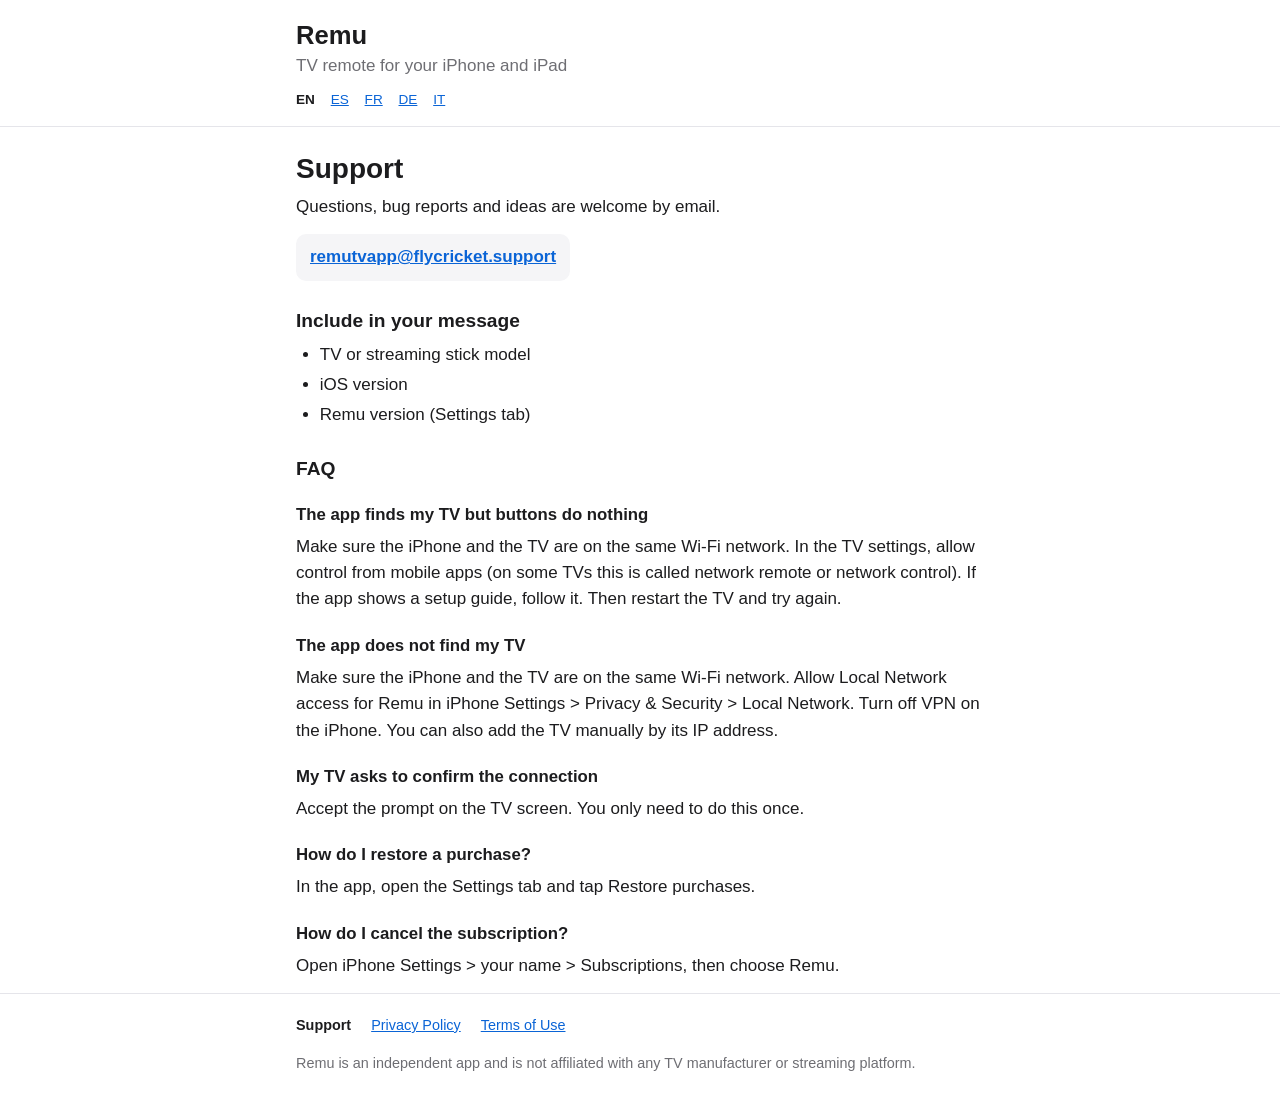
<file: index.html>
<!DOCTYPE html>
<html lang="en">
<head>
<meta charset="utf-8">
<meta name="viewport" content="width=device-width, initial-scale=1">
<title>Remu - Support</title>
<link rel="stylesheet" href="style.css">
</head>
<body>
<header class="site-header">
  <div class="wrap">
    <p class="app-name"><a href="index.html">Remu</a></p>
    <p class="app-subtitle">TV remote for your iPhone and iPad</p>
    <nav class="lang" aria-label="Language">
      <a href="index.html" lang="en" aria-current="page">EN</a>
      <a href="es/index.html" lang="es">ES</a>
      <a href="fr/index.html" lang="fr">FR</a>
      <a href="de/index.html" lang="de">DE</a>
      <a href="it/index.html" lang="it">IT</a>
    </nav>
  </div>
</header>

<main class="wrap">
  <h1>Support</h1>
  <p>Questions, bug reports and ideas are welcome by email.</p>
  <p><a class="email" href="mailto:remutvapp@flycricket.support">remutvapp@flycricket.support</a></p>

  <h2>Include in your message</h2>
  <ul>
    <li>TV or streaming stick model</li>
    <li>iOS version</li>
    <li>Remu version (Settings tab)</li>
  </ul>

  <h2>FAQ</h2>

  <h3>The app finds my TV but buttons do nothing</h3>
  <p>Make sure the iPhone and the TV are on the same Wi-Fi network. In the TV settings, allow control from mobile apps (on some TVs this is called network remote or network control). If the app shows a setup guide, follow it. Then restart the TV and try again.</p>

  <h3>The app does not find my TV</h3>
  <p>Make sure the iPhone and the TV are on the same Wi-Fi network. Allow Local Network access for Remu in iPhone Settings &gt; Privacy &amp; Security &gt; Local Network. Turn off VPN on the iPhone. You can also add the TV manually by its IP address.</p>

  <h3>My TV asks to confirm the connection</h3>
  <p>Accept the prompt on the TV screen. You only need to do this once.</p>

  <h3>How do I restore a purchase?</h3>
  <p>In the app, open the Settings tab and tap Restore purchases.</p>

  <h3>How do I cancel the subscription?</h3>
  <p>Open iPhone Settings &gt; your name &gt; Subscriptions, then choose Remu.</p>
</main>

<footer class="site-footer">
  <div class="wrap">
    <nav>
      <a href="index.html" aria-current="page">Support</a>
      <a href="privacy.html">Privacy Policy</a>
      <a href="terms.html">Terms of Use</a>
    </nav>
    <p>Remu is an independent app and is not affiliated with any TV manufacturer or streaming platform.</p>
  </div>
</footer>
</body>
</html>
</file>
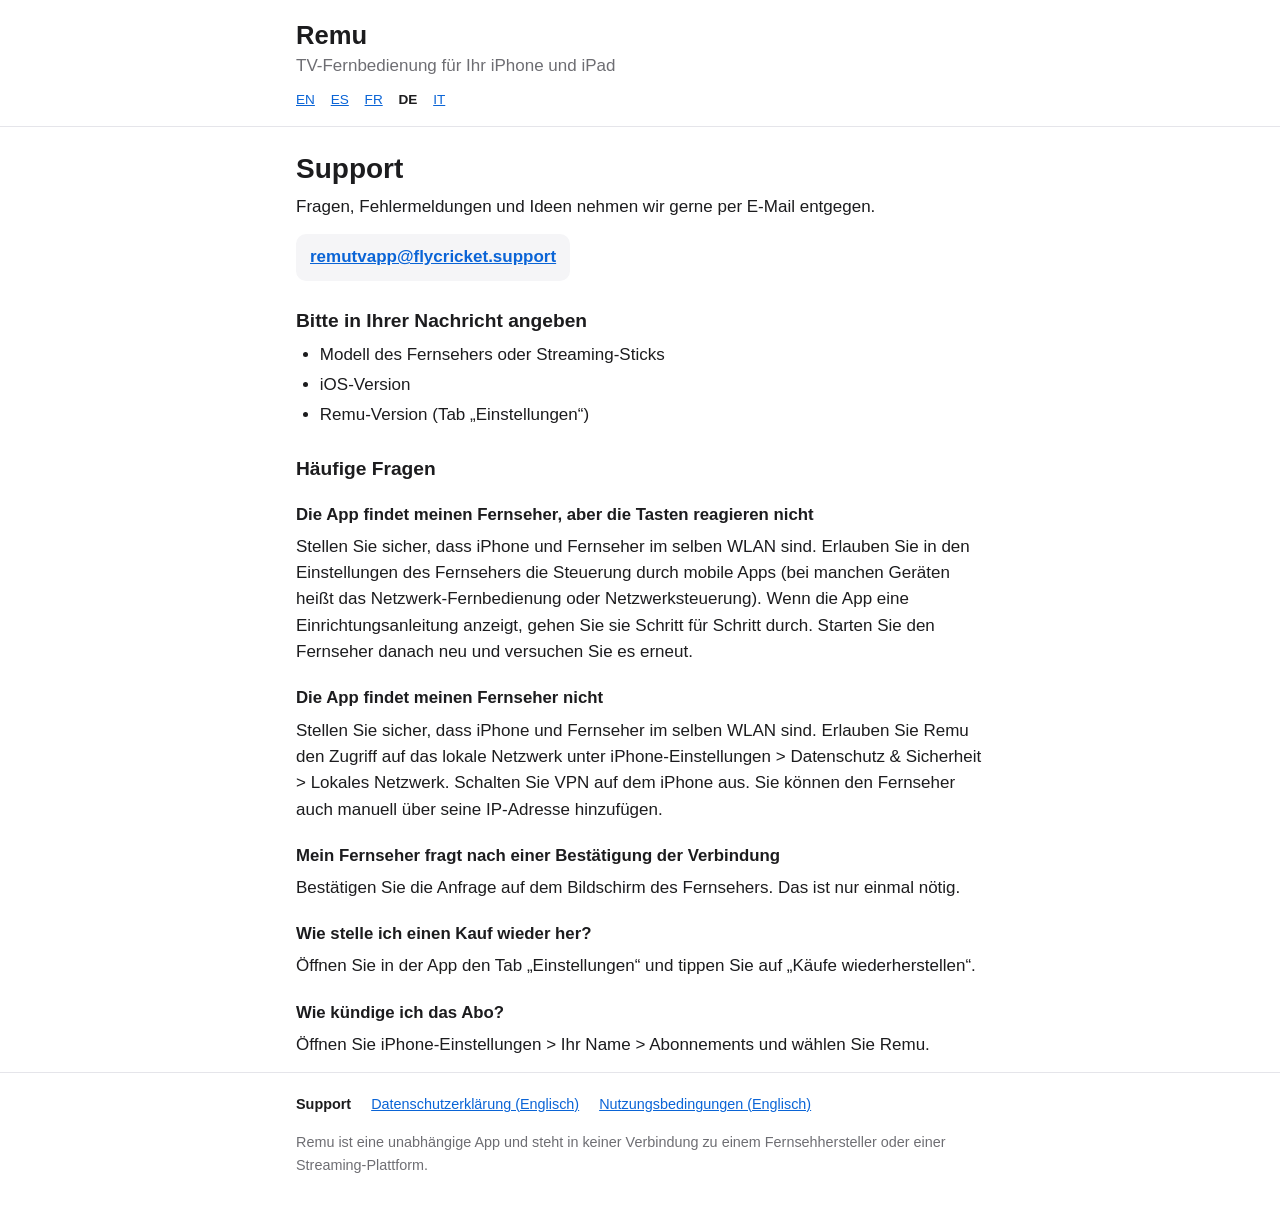
<file: de/index.html>
<!DOCTYPE html>
<html lang="de">
<head>
<meta charset="utf-8">
<meta name="viewport" content="width=device-width, initial-scale=1">
<title>Remu - Support</title>
<link rel="stylesheet" href="../style.css">
</head>
<body>
<header class="site-header">
  <div class="wrap">
    <p class="app-name"><a href="index.html">Remu</a></p>
    <p class="app-subtitle">TV-Fernbedienung für Ihr iPhone und iPad</p>
    <nav class="lang" aria-label="Sprache">
      <a href="../index.html" lang="en">EN</a>
      <a href="../es/index.html" lang="es">ES</a>
      <a href="../fr/index.html" lang="fr">FR</a>
      <a href="index.html" lang="de" aria-current="page">DE</a>
      <a href="../it/index.html" lang="it">IT</a>
    </nav>
  </div>
</header>

<main class="wrap">
  <h1>Support</h1>
  <p>Fragen, Fehlermeldungen und Ideen nehmen wir gerne per E-Mail entgegen.</p>
  <p><a class="email" href="mailto:remutvapp@flycricket.support">remutvapp@flycricket.support</a></p>

  <h2>Bitte in Ihrer Nachricht angeben</h2>
  <ul>
    <li>Modell des Fernsehers oder Streaming-Sticks</li>
    <li>iOS-Version</li>
    <li>Remu-Version (Tab „Einstellungen“)</li>
  </ul>

  <h2>Häufige Fragen</h2>

  <h3>Die App findet meinen Fernseher, aber die Tasten reagieren nicht</h3>
  <p>Stellen Sie sicher, dass iPhone und Fernseher im selben WLAN sind. Erlauben Sie in den Einstellungen des Fernsehers die Steuerung durch mobile Apps (bei manchen Geräten heißt das Netzwerk-Fernbedienung oder Netzwerksteuerung). Wenn die App eine Einrichtungsanleitung anzeigt, gehen Sie sie Schritt für Schritt durch. Starten Sie den Fernseher danach neu und versuchen Sie es erneut.</p>

  <h3>Die App findet meinen Fernseher nicht</h3>
  <p>Stellen Sie sicher, dass iPhone und Fernseher im selben WLAN sind. Erlauben Sie Remu den Zugriff auf das lokale Netzwerk unter iPhone-Einstellungen &gt; Datenschutz &amp; Sicherheit &gt; Lokales Netzwerk. Schalten Sie VPN auf dem iPhone aus. Sie können den Fernseher auch manuell über seine IP-Adresse hinzufügen.</p>

  <h3>Mein Fernseher fragt nach einer Bestätigung der Verbindung</h3>
  <p>Bestätigen Sie die Anfrage auf dem Bildschirm des Fernsehers. Das ist nur einmal nötig.</p>

  <h3>Wie stelle ich einen Kauf wieder her?</h3>
  <p>Öffnen Sie in der App den Tab „Einstellungen“ und tippen Sie auf „Käufe wiederherstellen“.</p>

  <h3>Wie kündige ich das Abo?</h3>
  <p>Öffnen Sie iPhone-Einstellungen &gt; Ihr Name &gt; Abonnements und wählen Sie Remu.</p>
</main>

<footer class="site-footer">
  <div class="wrap">
    <nav>
      <a href="index.html" aria-current="page">Support</a>
      <a href="../privacy.html" hreflang="en">Datenschutzerklärung (Englisch)</a>
      <a href="../terms.html" hreflang="en">Nutzungsbedingungen (Englisch)</a>
    </nav>
    <p>Remu ist eine unabhängige App und steht in keiner Verbindung zu einem Fernsehhersteller oder einer Streaming-Plattform.</p>
  </div>
</footer>
</body>
</html>
</file>
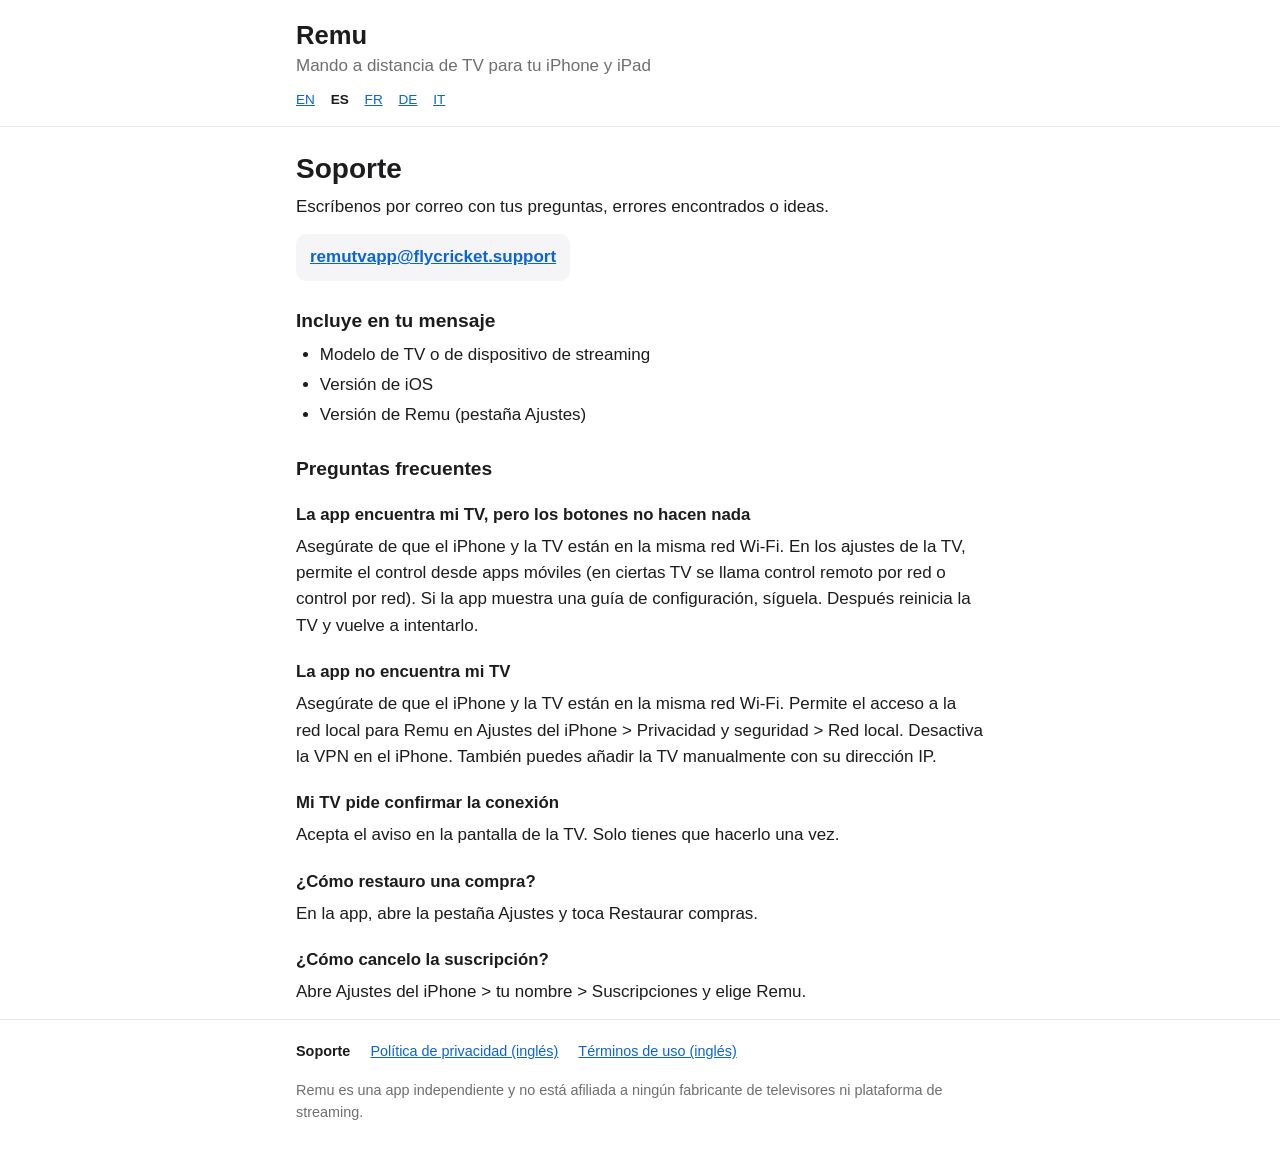
<file: es/index.html>
<!DOCTYPE html>
<html lang="es">
<head>
<meta charset="utf-8">
<meta name="viewport" content="width=device-width, initial-scale=1">
<title>Remu - Soporte</title>
<link rel="stylesheet" href="../style.css">
</head>
<body>
<header class="site-header">
  <div class="wrap">
    <p class="app-name"><a href="index.html">Remu</a></p>
    <p class="app-subtitle">Mando a distancia de TV para tu iPhone y iPad</p>
    <nav class="lang" aria-label="Idioma">
      <a href="../index.html" lang="en">EN</a>
      <a href="index.html" lang="es" aria-current="page">ES</a>
      <a href="../fr/index.html" lang="fr">FR</a>
      <a href="../de/index.html" lang="de">DE</a>
      <a href="../it/index.html" lang="it">IT</a>
    </nav>
  </div>
</header>

<main class="wrap">
  <h1>Soporte</h1>
  <p>Escríbenos por correo con tus preguntas, errores encontrados o ideas.</p>
  <p><a class="email" href="mailto:remutvapp@flycricket.support">remutvapp@flycricket.support</a></p>

  <h2>Incluye en tu mensaje</h2>
  <ul>
    <li>Modelo de TV o de dispositivo de streaming</li>
    <li>Versión de iOS</li>
    <li>Versión de Remu (pestaña Ajustes)</li>
  </ul>

  <h2>Preguntas frecuentes</h2>

  <h3>La app encuentra mi TV, pero los botones no hacen nada</h3>
  <p>Asegúrate de que el iPhone y la TV están en la misma red Wi-Fi. En los ajustes de la TV, permite el control desde apps móviles (en ciertas TV se llama control remoto por red o control por red). Si la app muestra una guía de configuración, síguela. Después reinicia la TV y vuelve a intentarlo.</p>

  <h3>La app no encuentra mi TV</h3>
  <p>Asegúrate de que el iPhone y la TV están en la misma red Wi-Fi. Permite el acceso a la red local para Remu en Ajustes del iPhone &gt; Privacidad y seguridad &gt; Red local. Desactiva la VPN en el iPhone. También puedes añadir la TV manualmente con su dirección IP.</p>

  <h3>Mi TV pide confirmar la conexión</h3>
  <p>Acepta el aviso en la pantalla de la TV. Solo tienes que hacerlo una vez.</p>

  <h3>¿Cómo restauro una compra?</h3>
  <p>En la app, abre la pestaña Ajustes y toca Restaurar compras.</p>

  <h3>¿Cómo cancelo la suscripción?</h3>
  <p>Abre Ajustes del iPhone &gt; tu nombre &gt; Suscripciones y elige Remu.</p>
</main>

<footer class="site-footer">
  <div class="wrap">
    <nav>
      <a href="index.html" aria-current="page">Soporte</a>
      <a href="../privacy.html" hreflang="en">Política de privacidad (inglés)</a>
      <a href="../terms.html" hreflang="en">Términos de uso (inglés)</a>
    </nav>
    <p>Remu es una app independiente y no está afiliada a ningún fabricante de televisores ni plataforma de streaming.</p>
  </div>
</footer>
</body>
</html>
</file>
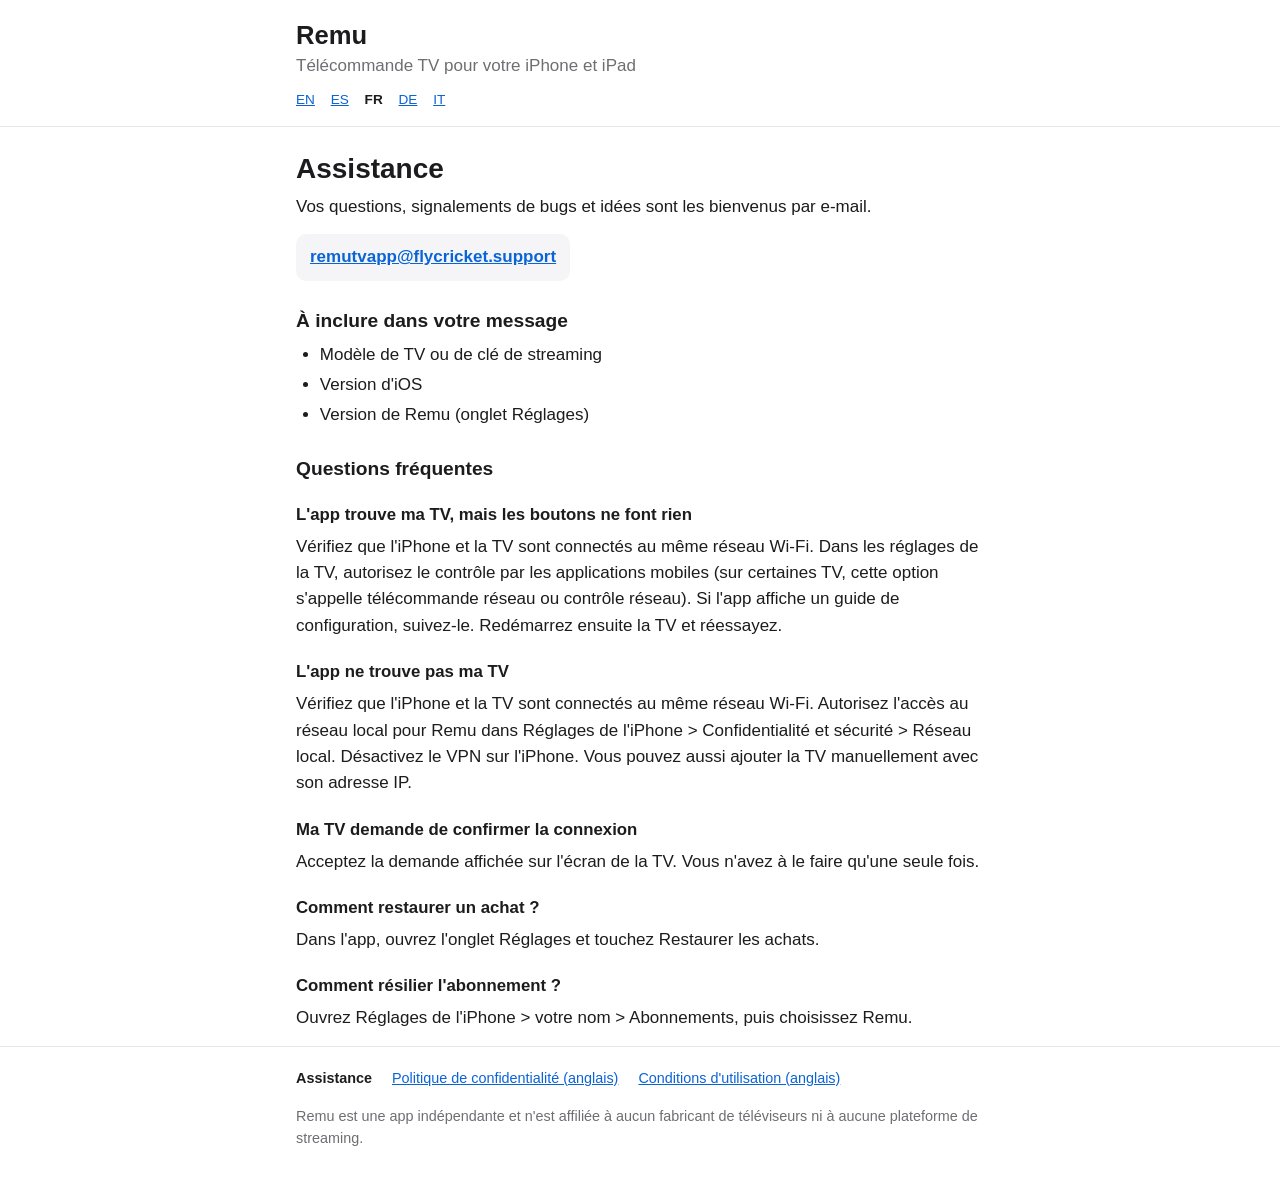
<file: fr/index.html>
<!DOCTYPE html>
<html lang="fr">
<head>
<meta charset="utf-8">
<meta name="viewport" content="width=device-width, initial-scale=1">
<title>Remu - Assistance</title>
<link rel="stylesheet" href="../style.css">
</head>
<body>
<header class="site-header">
  <div class="wrap">
    <p class="app-name"><a href="index.html">Remu</a></p>
    <p class="app-subtitle">Télécommande TV pour votre iPhone et iPad</p>
    <nav class="lang" aria-label="Langue">
      <a href="../index.html" lang="en">EN</a>
      <a href="../es/index.html" lang="es">ES</a>
      <a href="index.html" lang="fr" aria-current="page">FR</a>
      <a href="../de/index.html" lang="de">DE</a>
      <a href="../it/index.html" lang="it">IT</a>
    </nav>
  </div>
</header>

<main class="wrap">
  <h1>Assistance</h1>
  <p>Vos questions, signalements de bugs et idées sont les bienvenus par e-mail.</p>
  <p><a class="email" href="mailto:remutvapp@flycricket.support">remutvapp@flycricket.support</a></p>

  <h2>À inclure dans votre message</h2>
  <ul>
    <li>Modèle de TV ou de clé de streaming</li>
    <li>Version d'iOS</li>
    <li>Version de Remu (onglet Réglages)</li>
  </ul>

  <h2>Questions fréquentes</h2>

  <h3>L'app trouve ma TV, mais les boutons ne font rien</h3>
  <p>Vérifiez que l'iPhone et la TV sont connectés au même réseau Wi-Fi. Dans les réglages de la TV, autorisez le contrôle par les applications mobiles (sur certaines TV, cette option s'appelle télécommande réseau ou contrôle réseau). Si l'app affiche un guide de configuration, suivez-le. Redémarrez ensuite la TV et réessayez.</p>

  <h3>L'app ne trouve pas ma TV</h3>
  <p>Vérifiez que l'iPhone et la TV sont connectés au même réseau Wi-Fi. Autorisez l'accès au réseau local pour Remu dans Réglages de l'iPhone &gt; Confidentialité et sécurité &gt; Réseau local. Désactivez le VPN sur l'iPhone. Vous pouvez aussi ajouter la TV manuellement avec son adresse IP.</p>

  <h3>Ma TV demande de confirmer la connexion</h3>
  <p>Acceptez la demande affichée sur l'écran de la TV. Vous n'avez à le faire qu'une seule fois.</p>

  <h3>Comment restaurer un achat&nbsp;?</h3>
  <p>Dans l'app, ouvrez l'onglet Réglages et touchez Restaurer les achats.</p>

  <h3>Comment résilier l'abonnement&nbsp;?</h3>
  <p>Ouvrez Réglages de l'iPhone &gt; votre nom &gt; Abonnements, puis choisissez Remu.</p>
</main>

<footer class="site-footer">
  <div class="wrap">
    <nav>
      <a href="index.html" aria-current="page">Assistance</a>
      <a href="../privacy.html" hreflang="en">Politique de confidentialité (anglais)</a>
      <a href="../terms.html" hreflang="en">Conditions d'utilisation (anglais)</a>
    </nav>
    <p>Remu est une app indépendante et n'est affiliée à aucun fabricant de téléviseurs ni à aucune plateforme de streaming.</p>
  </div>
</footer>
</body>
</html>
</file>
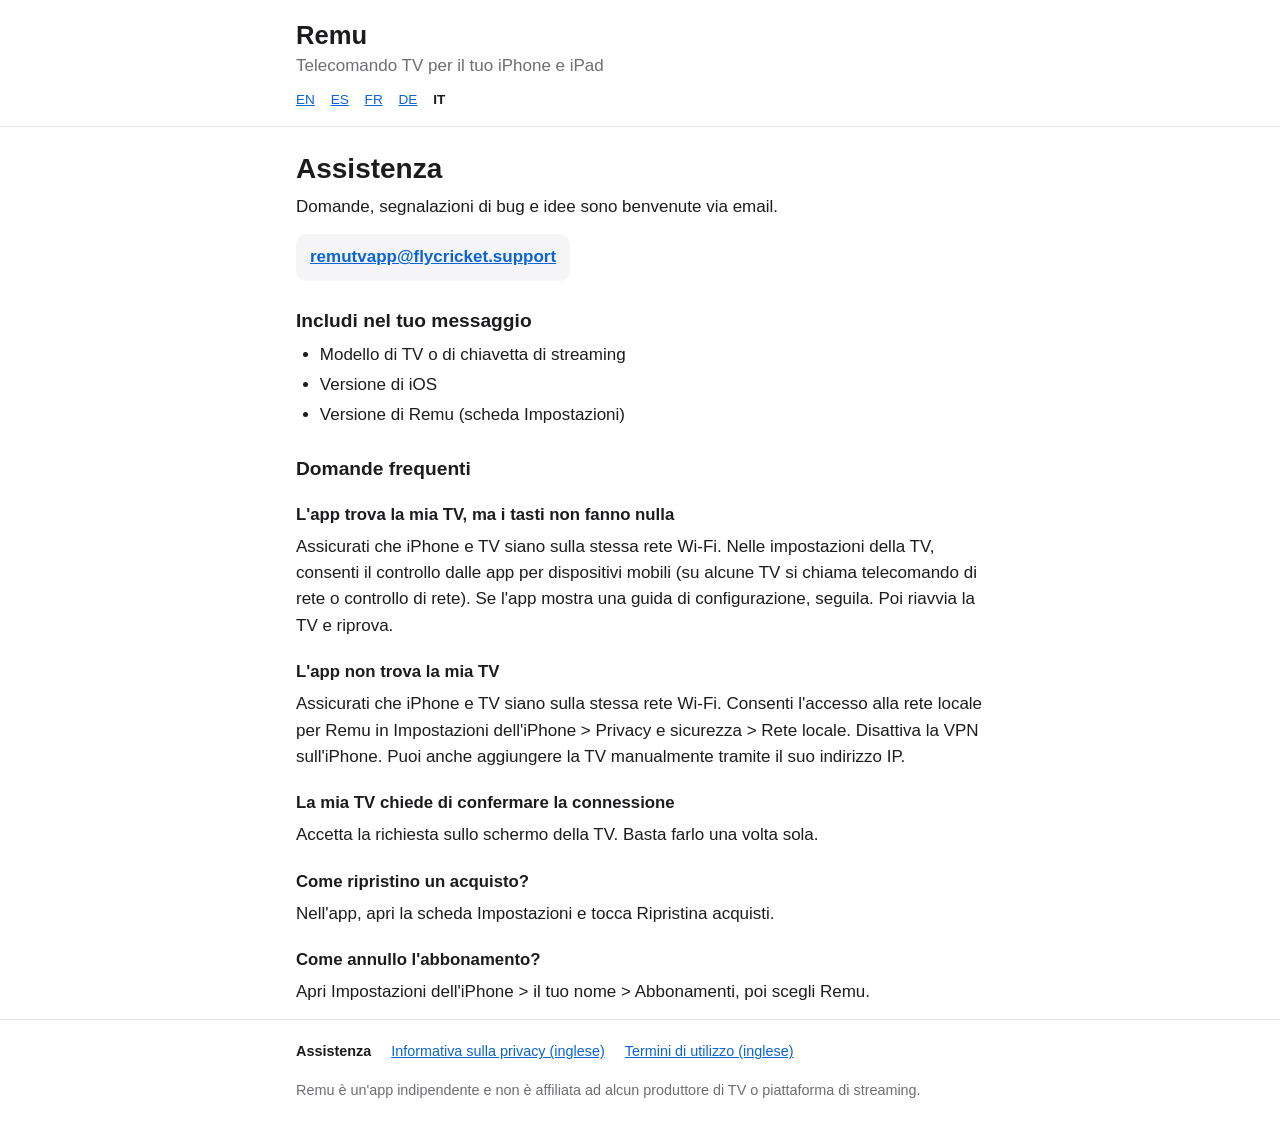
<file: it/index.html>
<!DOCTYPE html>
<html lang="it">
<head>
<meta charset="utf-8">
<meta name="viewport" content="width=device-width, initial-scale=1">
<title>Remu - Assistenza</title>
<link rel="stylesheet" href="../style.css">
</head>
<body>
<header class="site-header">
  <div class="wrap">
    <p class="app-name"><a href="index.html">Remu</a></p>
    <p class="app-subtitle">Telecomando TV per il tuo iPhone e iPad</p>
    <nav class="lang" aria-label="Lingua">
      <a href="../index.html" lang="en">EN</a>
      <a href="../es/index.html" lang="es">ES</a>
      <a href="../fr/index.html" lang="fr">FR</a>
      <a href="../de/index.html" lang="de">DE</a>
      <a href="index.html" lang="it" aria-current="page">IT</a>
    </nav>
  </div>
</header>

<main class="wrap">
  <h1>Assistenza</h1>
  <p>Domande, segnalazioni di bug e idee sono benvenute via email.</p>
  <p><a class="email" href="mailto:remutvapp@flycricket.support">remutvapp@flycricket.support</a></p>

  <h2>Includi nel tuo messaggio</h2>
  <ul>
    <li>Modello di TV o di chiavetta di streaming</li>
    <li>Versione di iOS</li>
    <li>Versione di Remu (scheda Impostazioni)</li>
  </ul>

  <h2>Domande frequenti</h2>

  <h3>L'app trova la mia TV, ma i tasti non fanno nulla</h3>
  <p>Assicurati che iPhone e TV siano sulla stessa rete Wi-Fi. Nelle impostazioni della TV, consenti il controllo dalle app per dispositivi mobili (su alcune TV si chiama telecomando di rete o controllo di rete). Se l'app mostra una guida di configurazione, seguila. Poi riavvia la TV e riprova.</p>

  <h3>L'app non trova la mia TV</h3>
  <p>Assicurati che iPhone e TV siano sulla stessa rete Wi-Fi. Consenti l'accesso alla rete locale per Remu in Impostazioni dell'iPhone &gt; Privacy e sicurezza &gt; Rete locale. Disattiva la VPN sull'iPhone. Puoi anche aggiungere la TV manualmente tramite il suo indirizzo IP.</p>

  <h3>La mia TV chiede di confermare la connessione</h3>
  <p>Accetta la richiesta sullo schermo della TV. Basta farlo una volta sola.</p>

  <h3>Come ripristino un acquisto?</h3>
  <p>Nell'app, apri la scheda Impostazioni e tocca Ripristina acquisti.</p>

  <h3>Come annullo l'abbonamento?</h3>
  <p>Apri Impostazioni dell'iPhone &gt; il tuo nome &gt; Abbonamenti, poi scegli Remu.</p>
</main>

<footer class="site-footer">
  <div class="wrap">
    <nav>
      <a href="index.html" aria-current="page">Assistenza</a>
      <a href="../privacy.html" hreflang="en">Informativa sulla privacy (inglese)</a>
      <a href="../terms.html" hreflang="en">Termini di utilizzo (inglese)</a>
    </nav>
    <p>Remu è un'app indipendente e non è affiliata ad alcun produttore di TV o piattaforma di streaming.</p>
  </div>
</footer>
</body>
</html>
</file>
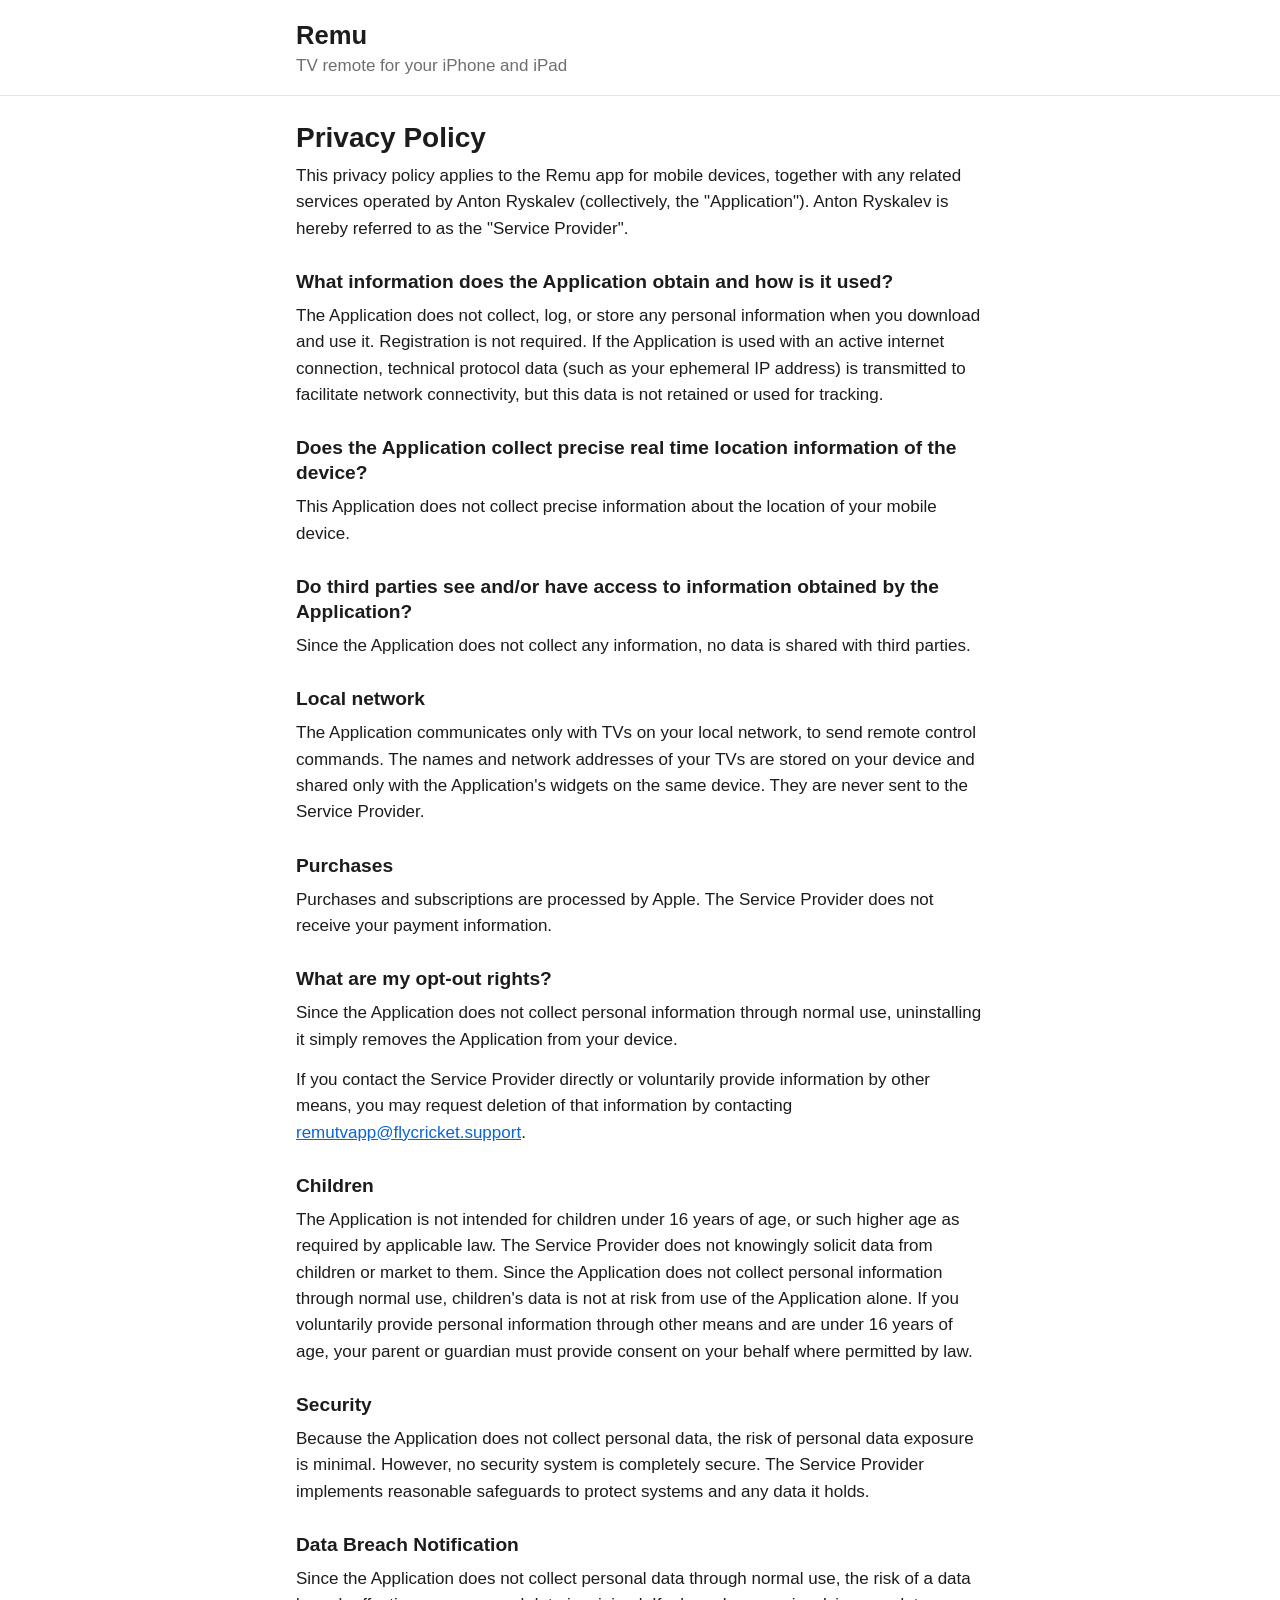
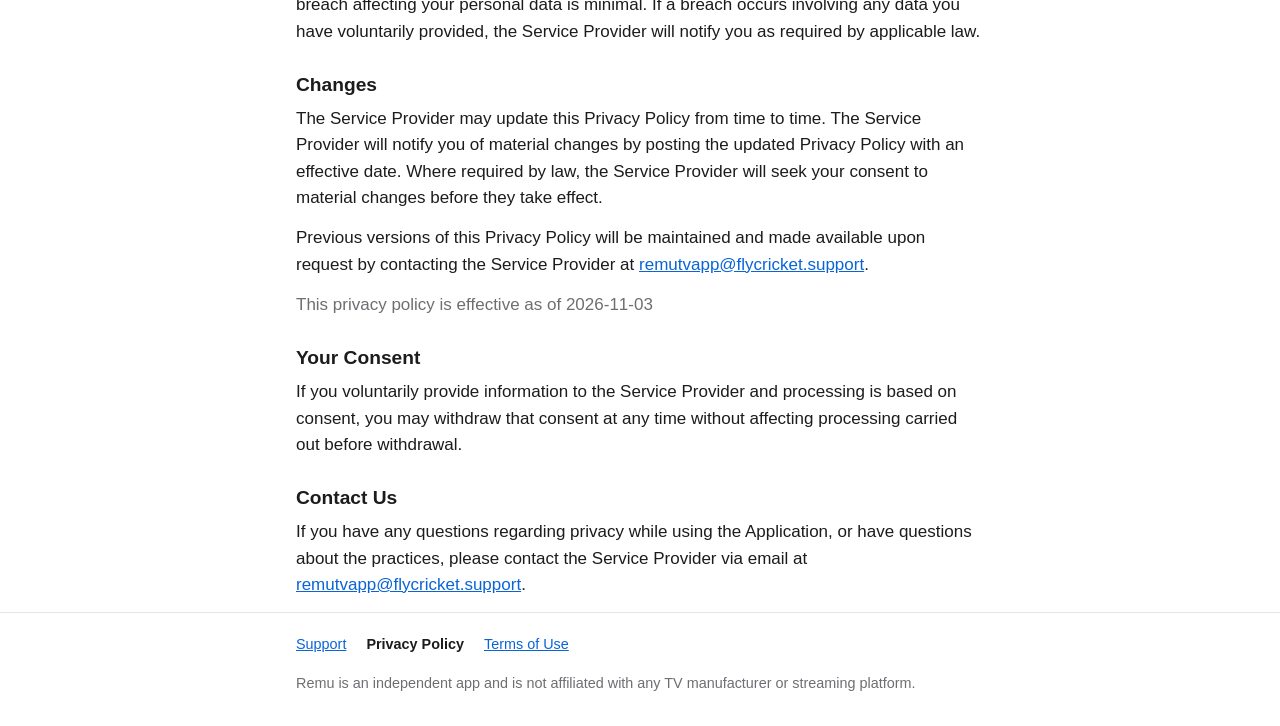
<file: privacy.html>
<!DOCTYPE html>
<html lang="en">
<head>
<meta charset="utf-8">
<meta name="viewport" content="width=device-width, initial-scale=1">
<title>Remu - Privacy Policy</title>
<link rel="stylesheet" href="style.css">
</head>
<body>
<header class="site-header">
  <div class="wrap">
    <p class="app-name"><a href="index.html">Remu</a></p>
    <p class="app-subtitle">TV remote for your iPhone and iPad</p>
  </div>
</header>

<main class="wrap">
  <h1>Privacy Policy</h1>
  <p>This privacy policy applies to the Remu app for mobile devices, together with any related services operated by Anton Ryskalev (collectively, the "Application"). Anton Ryskalev is hereby referred to as the "Service Provider".</p>

  <h2>What information does the Application obtain and how is it used?</h2>
  <p>The Application does not collect, log, or store any personal information when you download and use it. Registration is not required. If the Application is used with an active internet connection, technical protocol data (such as your ephemeral IP address) is transmitted to facilitate network connectivity, but this data is not retained or used for tracking.</p>

  <h2>Does the Application collect precise real time location information of the device?</h2>
  <p>This Application does not collect precise information about the location of your mobile device.</p>

  <h2>Do third parties see and/or have access to information obtained by the Application?</h2>
  <p>Since the Application does not collect any information, no data is shared with third parties.</p>

  <h2>Local network</h2>
  <p>The Application communicates only with TVs on your local network, to send remote control commands. The names and network addresses of your TVs are stored on your device and shared only with the Application's widgets on the same device. They are never sent to the Service Provider.</p>

  <h2>Purchases</h2>
  <p>Purchases and subscriptions are processed by Apple. The Service Provider does not receive your payment information.</p>

  <h2>What are my opt-out rights?</h2>
  <p>Since the Application does not collect personal information through normal use, uninstalling it simply removes the Application from your device.</p>
  <p>If you contact the Service Provider directly or voluntarily provide information by other means, you may request deletion of that information by contacting <a href="mailto:remutvapp@flycricket.support">remutvapp@flycricket.support</a>.</p>

  <h2>Children</h2>
  <p>The Application is not intended for children under 16 years of age, or such higher age as required by applicable law. The Service Provider does not knowingly solicit data from children or market to them. Since the Application does not collect personal information through normal use, children's data is not at risk from use of the Application alone. If you voluntarily provide personal information through other means and are under 16 years of age, your parent or guardian must provide consent on your behalf where permitted by law.</p>

  <h2>Security</h2>
  <p>Because the Application does not collect personal data, the risk of personal data exposure is minimal. However, no security system is completely secure. The Service Provider implements reasonable safeguards to protect systems and any data it holds.</p>

  <h2>Data Breach Notification</h2>
  <p>Since the Application does not collect personal data through normal use, the risk of a data breach affecting your personal data is minimal. If a breach occurs involving any data you have voluntarily provided, the Service Provider will notify you as required by applicable law.</p>

  <h2>Changes</h2>
  <p>The Service Provider may update this Privacy Policy from time to time. The Service Provider will notify you of material changes by posting the updated Privacy Policy with an effective date. Where required by law, the Service Provider will seek your consent to material changes before they take effect.</p>
  <p>Previous versions of this Privacy Policy will be maintained and made available upon request by contacting the Service Provider at <a href="mailto:remutvapp@flycricket.support">remutvapp@flycricket.support</a>.</p>
  <p class="updated">This privacy policy is effective as of 2026-11-03</p>

  <h2>Your Consent</h2>
  <p>If you voluntarily provide information to the Service Provider and processing is based on consent, you may withdraw that consent at any time without affecting processing carried out before withdrawal.</p>

  <h2>Contact Us</h2>
  <p>If you have any questions regarding privacy while using the Application, or have questions about the practices, please contact the Service Provider via email at <a href="mailto:remutvapp@flycricket.support">remutvapp@flycricket.support</a>.</p>
</main>

<footer class="site-footer">
  <div class="wrap">
    <nav>
      <a href="index.html">Support</a>
      <a href="privacy.html" aria-current="page">Privacy Policy</a>
      <a href="terms.html">Terms of Use</a>
    </nav>
    <p>Remu is an independent app and is not affiliated with any TV manufacturer or streaming platform.</p>
  </div>
</footer>
</body>
</html>
</file>
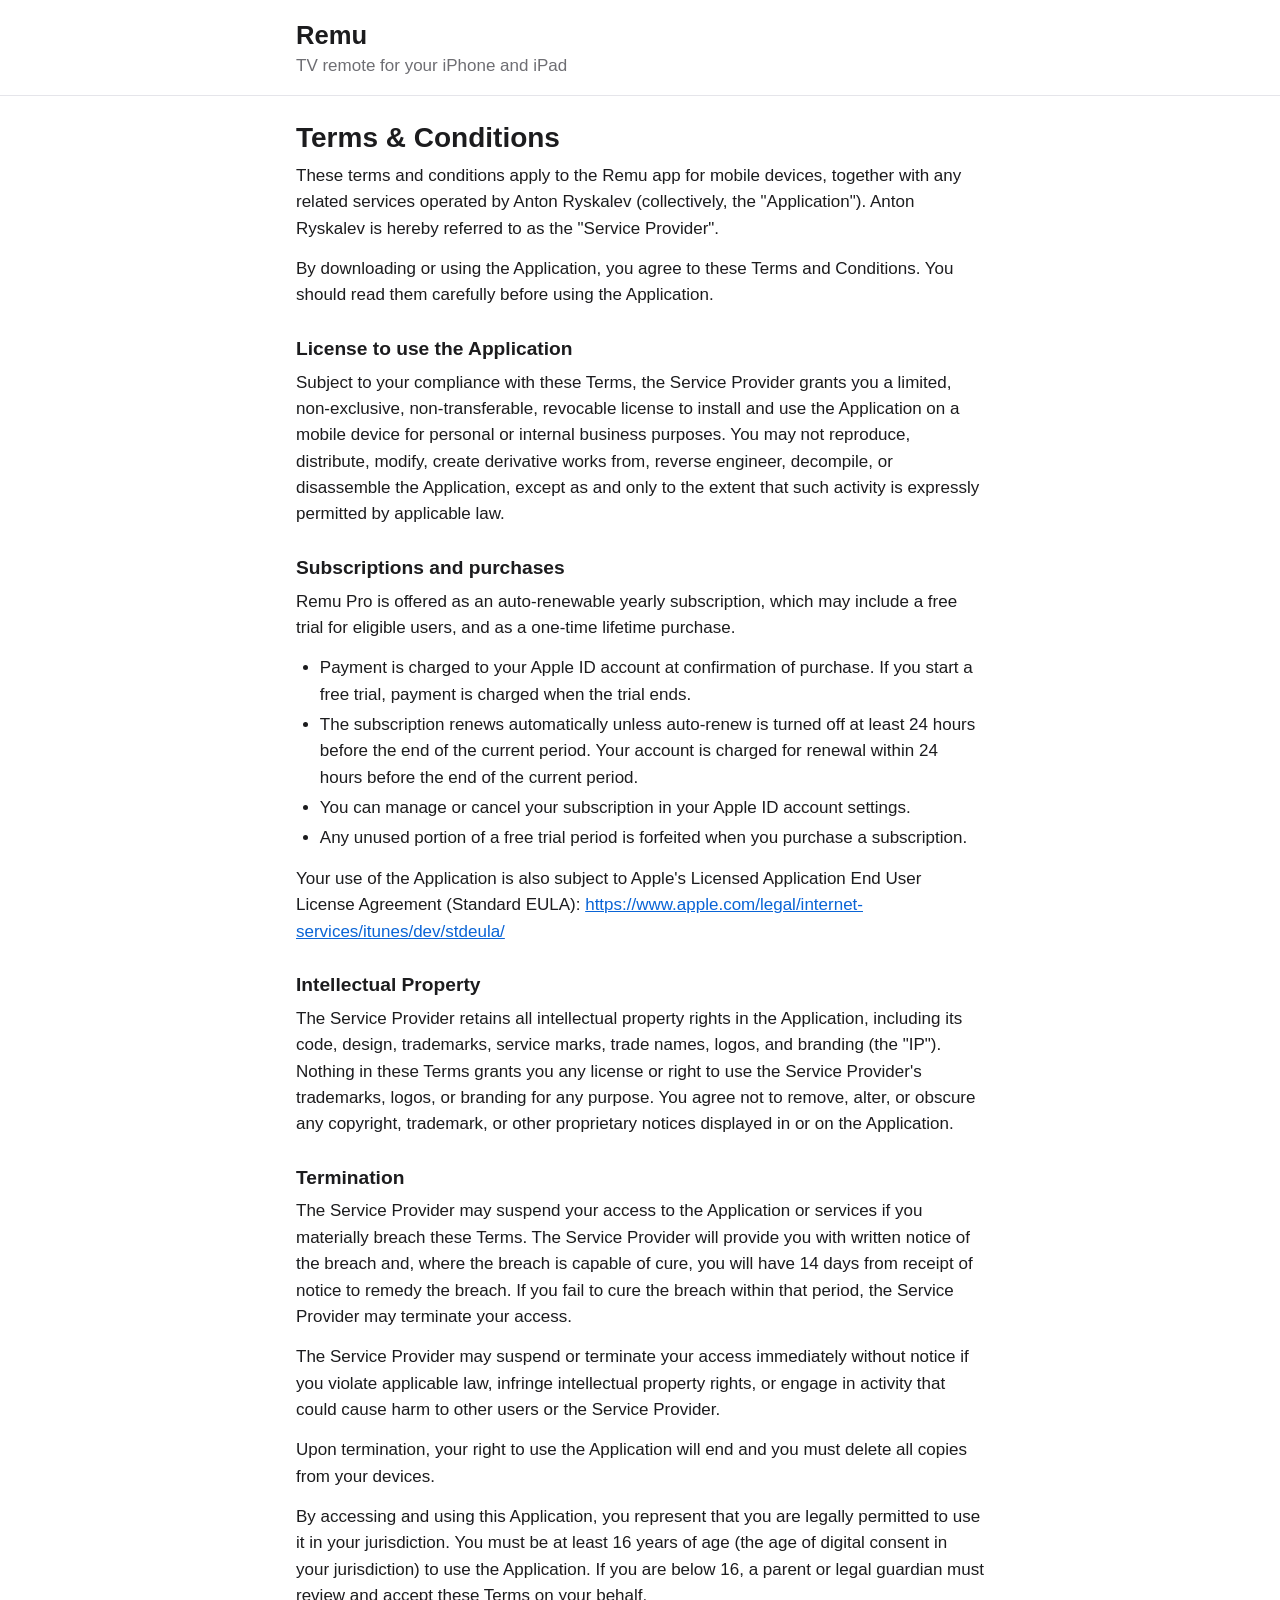
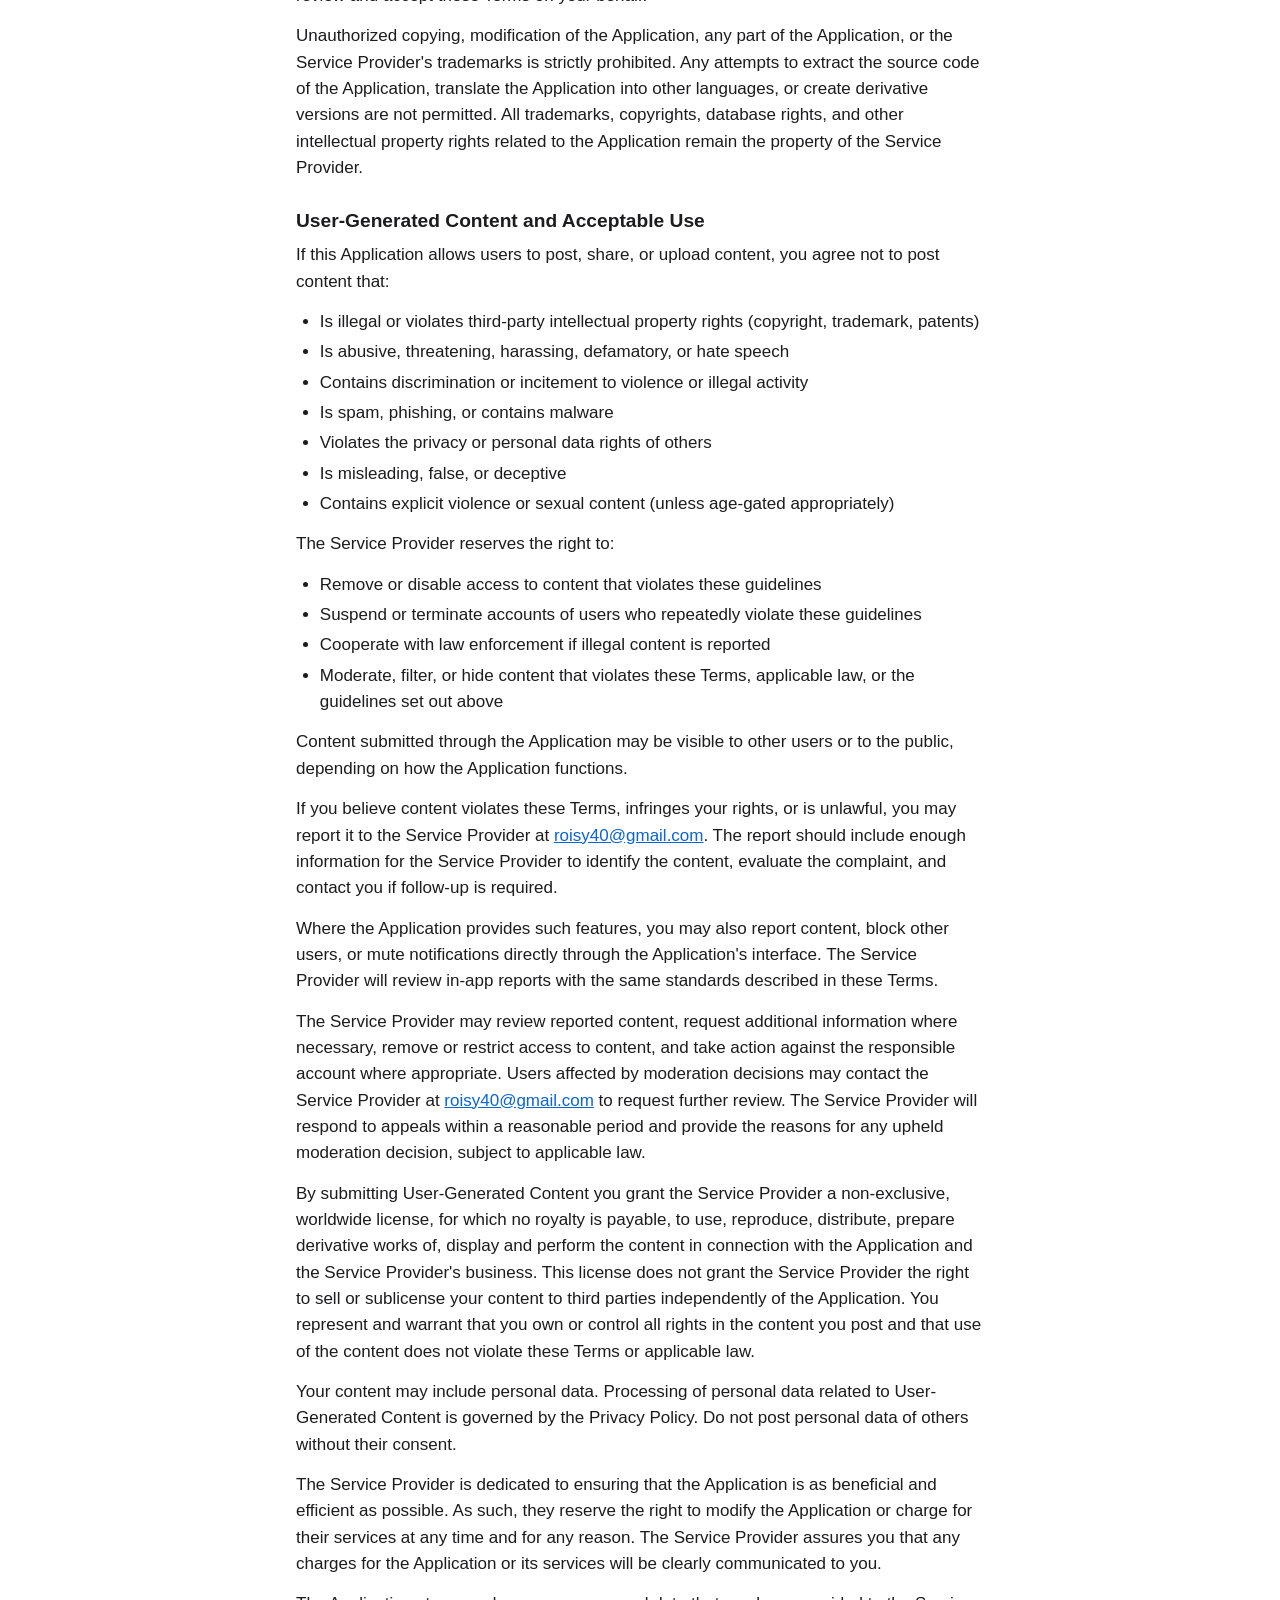
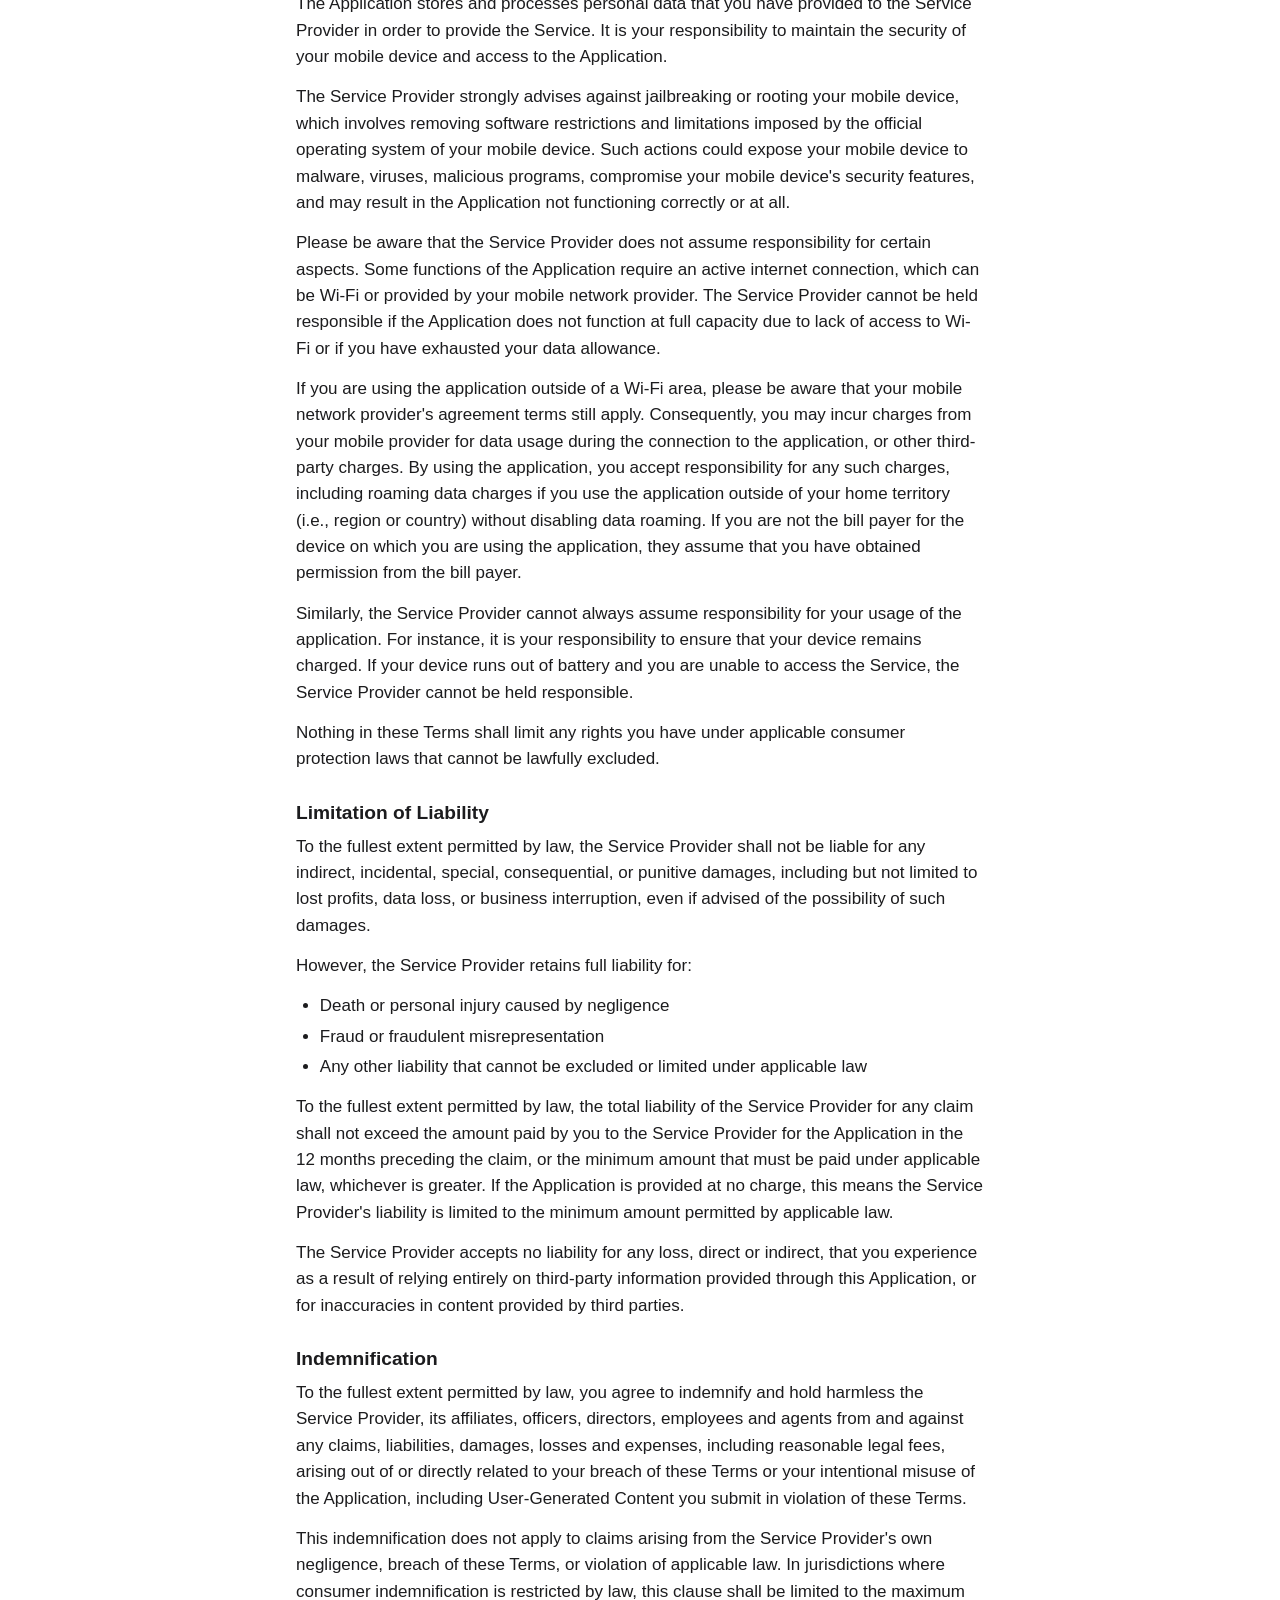
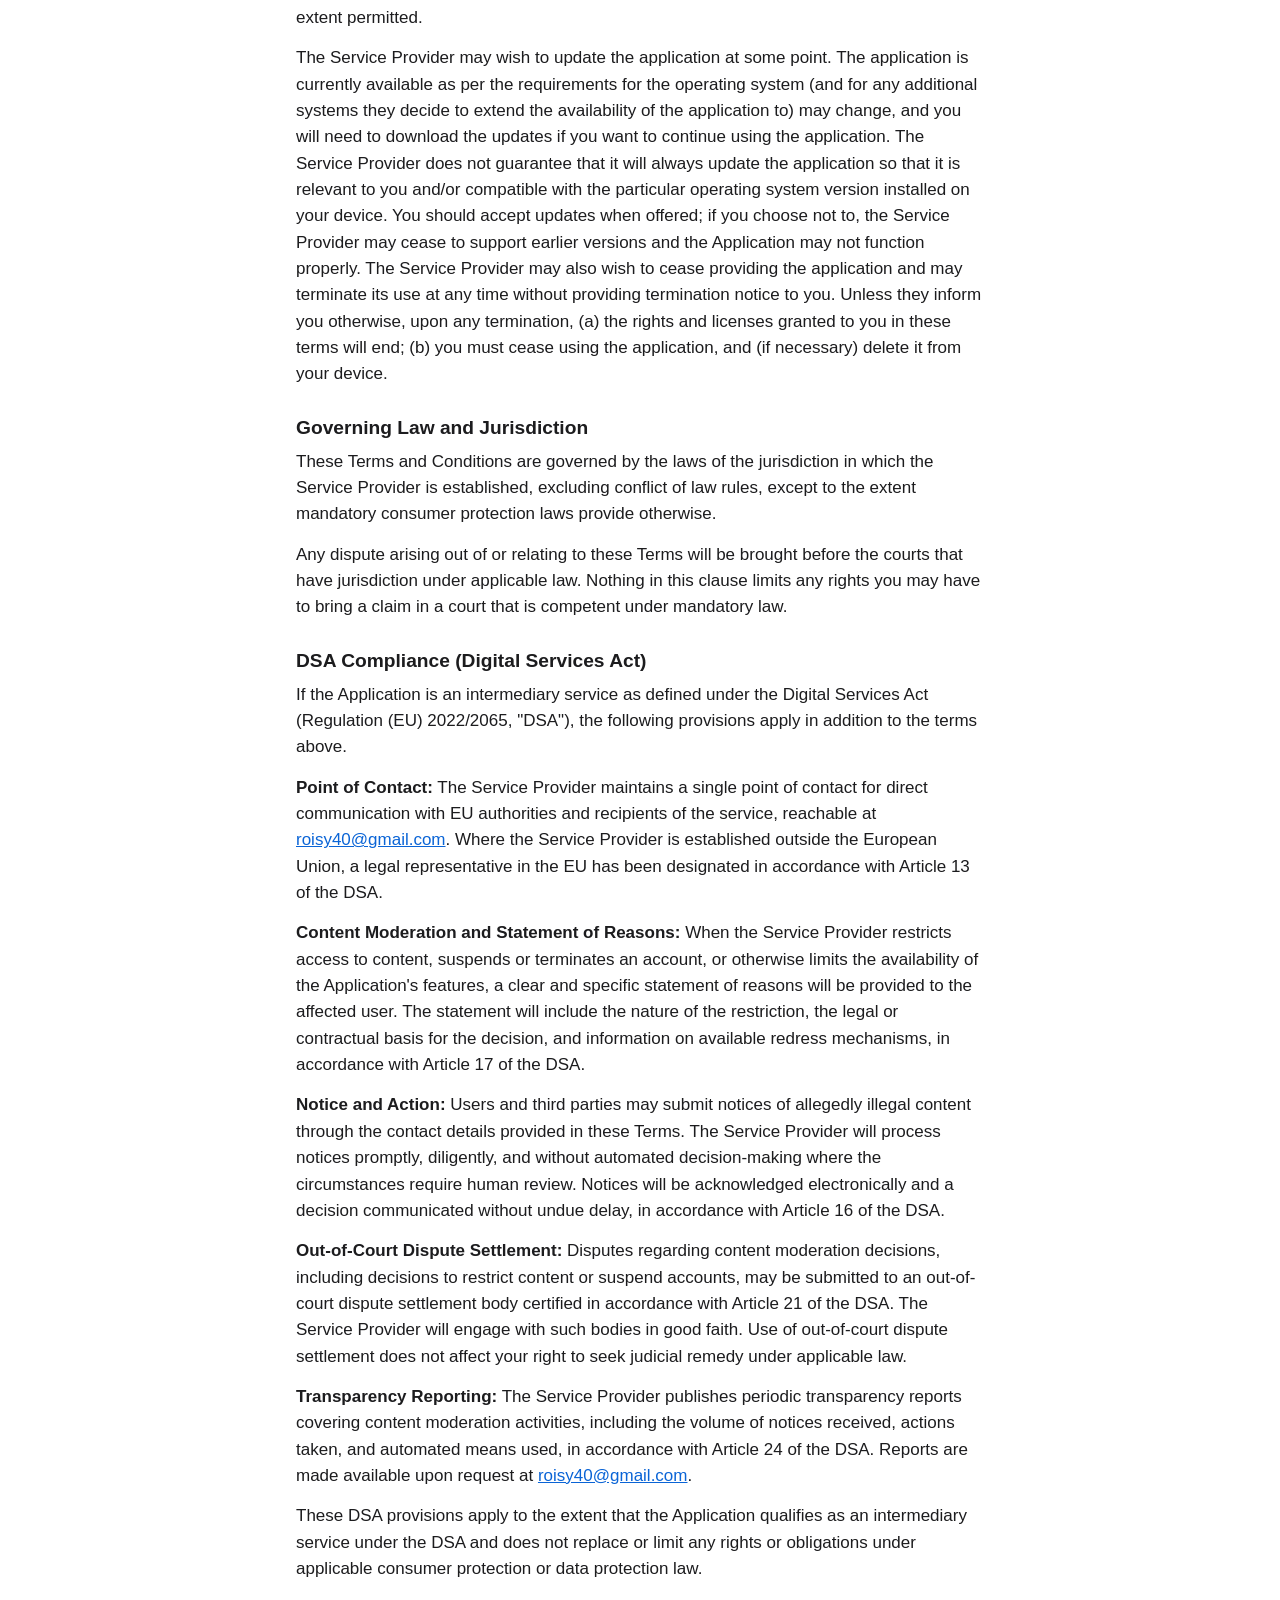
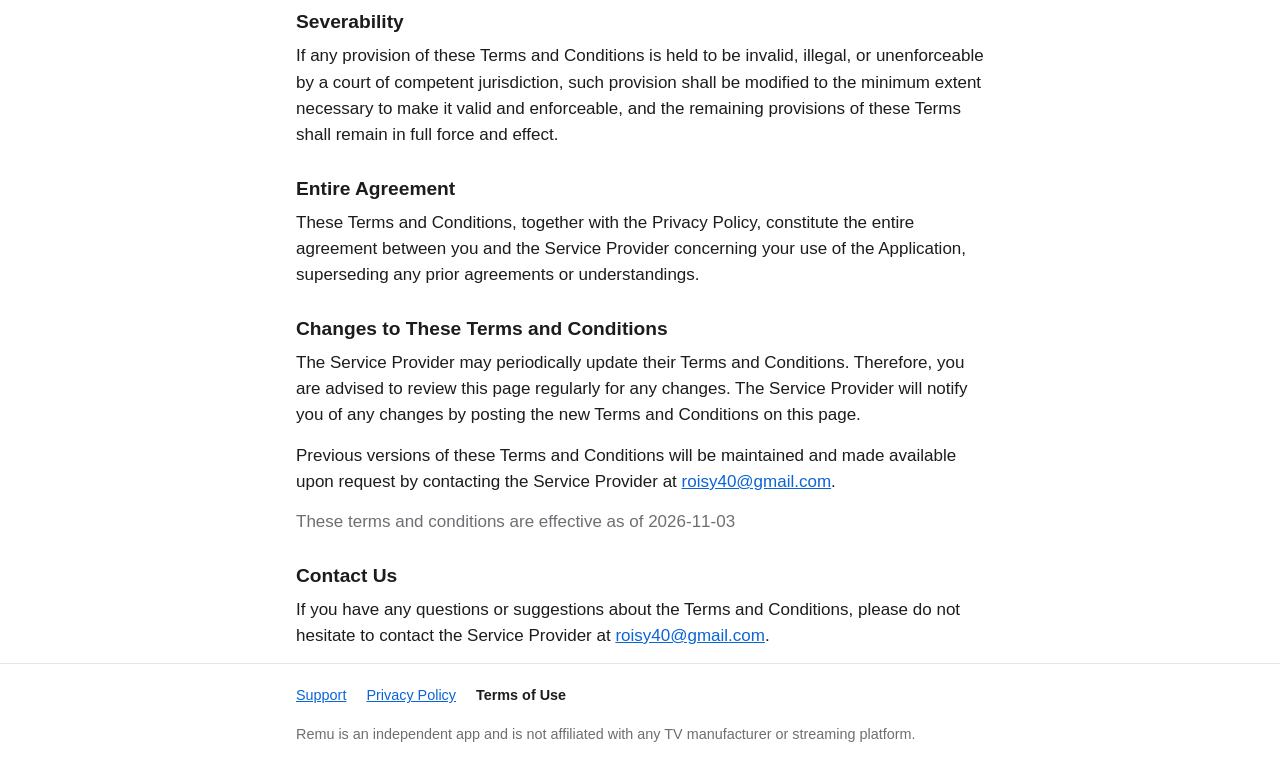
<file: terms.html>
<!DOCTYPE html>
<html lang="en">
<head>
<meta charset="utf-8">
<meta name="viewport" content="width=device-width, initial-scale=1">
<title>Remu - Terms of Use</title>
<link rel="stylesheet" href="style.css">
</head>
<body>
<header class="site-header">
  <div class="wrap">
    <p class="app-name"><a href="index.html">Remu</a></p>
    <p class="app-subtitle">TV remote for your iPhone and iPad</p>
  </div>
</header>

<main class="wrap">
  <h1>Terms &amp; Conditions</h1>
  <p>These terms and conditions apply to the Remu app for mobile devices, together with any related services operated by Anton Ryskalev (collectively, the "Application"). Anton Ryskalev is hereby referred to as the "Service Provider".</p>
  <p>By downloading or using the Application, you agree to these Terms and Conditions. You should read them carefully before using the Application.</p>

  <h2>License to use the Application</h2>
  <p>Subject to your compliance with these Terms, the Service Provider grants you a limited, non-exclusive, non-transferable, revocable license to install and use the Application on a mobile device for personal or internal business purposes. You may not reproduce, distribute, modify, create derivative works from, reverse engineer, decompile, or disassemble the Application, except as and only to the extent that such activity is expressly permitted by applicable law.</p>

  <h2>Subscriptions and purchases</h2>
  <p>Remu Pro is offered as an auto-renewable yearly subscription, which may include a free trial for eligible users, and as a one-time lifetime purchase.</p>
  <ul>
    <li>Payment is charged to your Apple ID account at confirmation of purchase. If you start a free trial, payment is charged when the trial ends.</li>
    <li>The subscription renews automatically unless auto-renew is turned off at least 24 hours before the end of the current period. Your account is charged for renewal within 24 hours before the end of the current period.</li>
    <li>You can manage or cancel your subscription in your Apple ID account settings.</li>
    <li>Any unused portion of a free trial period is forfeited when you purchase a subscription.</li>
  </ul>
  <p>Your use of the Application is also subject to Apple's Licensed Application End User License Agreement (Standard EULA): <a href="https://www.apple.com/legal/internet-services/itunes/dev/stdeula/">https://www.apple.com/legal/internet-services/itunes/dev/stdeula/</a></p>

  <h2>Intellectual Property</h2>
  <p>The Service Provider retains all intellectual property rights in the Application, including its code, design, trademarks, service marks, trade names, logos, and branding (the "IP"). Nothing in these Terms grants you any license or right to use the Service Provider's trademarks, logos, or branding for any purpose. You agree not to remove, alter, or obscure any copyright, trademark, or other proprietary notices displayed in or on the Application.</p>

  <h2>Termination</h2>
  <p>The Service Provider may suspend your access to the Application or services if you materially breach these Terms. The Service Provider will provide you with written notice of the breach and, where the breach is capable of cure, you will have 14 days from receipt of notice to remedy the breach. If you fail to cure the breach within that period, the Service Provider may terminate your access.</p>
  <p>The Service Provider may suspend or terminate your access immediately without notice if you violate applicable law, infringe intellectual property rights, or engage in activity that could cause harm to other users or the Service Provider.</p>
  <p>Upon termination, your right to use the Application will end and you must delete all copies from your devices.</p>
  <p>By accessing and using this Application, you represent that you are legally permitted to use it in your jurisdiction. You must be at least 16 years of age (the age of digital consent in your jurisdiction) to use the Application. If you are below 16, a parent or legal guardian must review and accept these Terms on your behalf.</p>
  <p>Unauthorized copying, modification of the Application, any part of the Application, or the Service Provider's trademarks is strictly prohibited. Any attempts to extract the source code of the Application, translate the Application into other languages, or create derivative versions are not permitted. All trademarks, copyrights, database rights, and other intellectual property rights related to the Application remain the property of the Service Provider.</p>

  <h2>User-Generated Content and Acceptable Use</h2>
  <p>If this Application allows users to post, share, or upload content, you agree not to post content that:</p>
  <ul>
    <li>Is illegal or violates third-party intellectual property rights (copyright, trademark, patents)</li>
    <li>Is abusive, threatening, harassing, defamatory, or hate speech</li>
    <li>Contains discrimination or incitement to violence or illegal activity</li>
    <li>Is spam, phishing, or contains malware</li>
    <li>Violates the privacy or personal data rights of others</li>
    <li>Is misleading, false, or deceptive</li>
    <li>Contains explicit violence or sexual content (unless age-gated appropriately)</li>
  </ul>
  <p>The Service Provider reserves the right to:</p>
  <ul>
    <li>Remove or disable access to content that violates these guidelines</li>
    <li>Suspend or terminate accounts of users who repeatedly violate these guidelines</li>
    <li>Cooperate with law enforcement if illegal content is reported</li>
    <li>Moderate, filter, or hide content that violates these Terms, applicable law, or the guidelines set out above</li>
  </ul>
  <p>Content submitted through the Application may be visible to other users or to the public, depending on how the Application functions.</p>
  <p>If you believe content violates these Terms, infringes your rights, or is unlawful, you may report it to the Service Provider at <a href="mailto:roisy40@gmail.com">roisy40@gmail.com</a>. The report should include enough information for the Service Provider to identify the content, evaluate the complaint, and contact you if follow-up is required.</p>
  <p>Where the Application provides such features, you may also report content, block other users, or mute notifications directly through the Application's interface. The Service Provider will review in-app reports with the same standards described in these Terms.</p>
  <p>The Service Provider may review reported content, request additional information where necessary, remove or restrict access to content, and take action against the responsible account where appropriate. Users affected by moderation decisions may contact the Service Provider at <a href="mailto:roisy40@gmail.com">roisy40@gmail.com</a> to request further review. The Service Provider will respond to appeals within a reasonable period and provide the reasons for any upheld moderation decision, subject to applicable law.</p>
  <p>By submitting User-Generated Content you grant the Service Provider a non-exclusive, worldwide license, for which no royalty is payable, to use, reproduce, distribute, prepare derivative works of, display and perform the content in connection with the Application and the Service Provider's business. This license does not grant the Service Provider the right to sell or sublicense your content to third parties independently of the Application. You represent and warrant that you own or control all rights in the content you post and that use of the content does not violate these Terms or applicable law.</p>
  <p>Your content may include personal data. Processing of personal data related to User-Generated Content is governed by the Privacy Policy. Do not post personal data of others without their consent.</p>
  <p>The Service Provider is dedicated to ensuring that the Application is as beneficial and efficient as possible. As such, they reserve the right to modify the Application or charge for their services at any time and for any reason. The Service Provider assures you that any charges for the Application or its services will be clearly communicated to you.</p>
  <p>The Application stores and processes personal data that you have provided to the Service Provider in order to provide the Service. It is your responsibility to maintain the security of your mobile device and access to the Application.</p>
  <p>The Service Provider strongly advises against jailbreaking or rooting your mobile device, which involves removing software restrictions and limitations imposed by the official operating system of your mobile device. Such actions could expose your mobile device to malware, viruses, malicious programs, compromise your mobile device's security features, and may result in the Application not functioning correctly or at all.</p>
  <p>Please be aware that the Service Provider does not assume responsibility for certain aspects. Some functions of the Application require an active internet connection, which can be Wi-Fi or provided by your mobile network provider. The Service Provider cannot be held responsible if the Application does not function at full capacity due to lack of access to Wi-Fi or if you have exhausted your data allowance.</p>
  <p>If you are using the application outside of a Wi-Fi area, please be aware that your mobile network provider's agreement terms still apply. Consequently, you may incur charges from your mobile provider for data usage during the connection to the application, or other third-party charges. By using the application, you accept responsibility for any such charges, including roaming data charges if you use the application outside of your home territory (i.e., region or country) without disabling data roaming. If you are not the bill payer for the device on which you are using the application, they assume that you have obtained permission from the bill payer.</p>
  <p>Similarly, the Service Provider cannot always assume responsibility for your usage of the application. For instance, it is your responsibility to ensure that your device remains charged. If your device runs out of battery and you are unable to access the Service, the Service Provider cannot be held responsible.</p>
  <p>Nothing in these Terms shall limit any rights you have under applicable consumer protection laws that cannot be lawfully excluded.</p>

  <h2>Limitation of Liability</h2>
  <p>To the fullest extent permitted by law, the Service Provider shall not be liable for any indirect, incidental, special, consequential, or punitive damages, including but not limited to lost profits, data loss, or business interruption, even if advised of the possibility of such damages.</p>
  <p>However, the Service Provider retains full liability for:</p>
  <ul>
    <li>Death or personal injury caused by negligence</li>
    <li>Fraud or fraudulent misrepresentation</li>
    <li>Any other liability that cannot be excluded or limited under applicable law</li>
  </ul>
  <p>To the fullest extent permitted by law, the total liability of the Service Provider for any claim shall not exceed the amount paid by you to the Service Provider for the Application in the 12 months preceding the claim, or the minimum amount that must be paid under applicable law, whichever is greater. If the Application is provided at no charge, this means the Service Provider's liability is limited to the minimum amount permitted by applicable law.</p>
  <p>The Service Provider accepts no liability for any loss, direct or indirect, that you experience as a result of relying entirely on third-party information provided through this Application, or for inaccuracies in content provided by third parties.</p>

  <h2>Indemnification</h2>
  <p>To the fullest extent permitted by law, you agree to indemnify and hold harmless the Service Provider, its affiliates, officers, directors, employees and agents from and against any claims, liabilities, damages, losses and expenses, including reasonable legal fees, arising out of or directly related to your breach of these Terms or your intentional misuse of the Application, including User-Generated Content you submit in violation of these Terms.</p>
  <p>This indemnification does not apply to claims arising from the Service Provider's own negligence, breach of these Terms, or violation of applicable law. In jurisdictions where consumer indemnification is restricted by law, this clause shall be limited to the maximum extent permitted.</p>
  <p>The Service Provider may wish to update the application at some point. The application is currently available as per the requirements for the operating system (and for any additional systems they decide to extend the availability of the application to) may change, and you will need to download the updates if you want to continue using the application. The Service Provider does not guarantee that it will always update the application so that it is relevant to you and/or compatible with the particular operating system version installed on your device. You should accept updates when offered; if you choose not to, the Service Provider may cease to support earlier versions and the Application may not function properly. The Service Provider may also wish to cease providing the application and may terminate its use at any time without providing termination notice to you. Unless they inform you otherwise, upon any termination, (a) the rights and licenses granted to you in these terms will end; (b) you must cease using the application, and (if necessary) delete it from your device.</p>

  <h2>Governing Law and Jurisdiction</h2>
  <p>These Terms and Conditions are governed by the laws of the jurisdiction in which the Service Provider is established, excluding conflict of law rules, except to the extent mandatory consumer protection laws provide otherwise.</p>
  <p>Any dispute arising out of or relating to these Terms will be brought before the courts that have jurisdiction under applicable law. Nothing in this clause limits any rights you may have to bring a claim in a court that is competent under mandatory law.</p>

  <h2>DSA Compliance (Digital Services Act)</h2>
  <p>If the Application is an intermediary service as defined under the Digital Services Act (Regulation (EU) 2022/2065, "DSA"), the following provisions apply in addition to the terms above.</p>
  <p><strong>Point of Contact:</strong> The Service Provider maintains a single point of contact for direct communication with EU authorities and recipients of the service, reachable at <a href="mailto:roisy40@gmail.com">roisy40@gmail.com</a>. Where the Service Provider is established outside the European Union, a legal representative in the EU has been designated in accordance with Article 13 of the DSA.</p>
  <p><strong>Content Moderation and Statement of Reasons:</strong> When the Service Provider restricts access to content, suspends or terminates an account, or otherwise limits the availability of the Application's features, a clear and specific statement of reasons will be provided to the affected user. The statement will include the nature of the restriction, the legal or contractual basis for the decision, and information on available redress mechanisms, in accordance with Article 17 of the DSA.</p>
  <p><strong>Notice and Action:</strong> Users and third parties may submit notices of allegedly illegal content through the contact details provided in these Terms. The Service Provider will process notices promptly, diligently, and without automated decision-making where the circumstances require human review. Notices will be acknowledged electronically and a decision communicated without undue delay, in accordance with Article 16 of the DSA.</p>
  <p><strong>Out-of-Court Dispute Settlement:</strong> Disputes regarding content moderation decisions, including decisions to restrict content or suspend accounts, may be submitted to an out-of-court dispute settlement body certified in accordance with Article 21 of the DSA. The Service Provider will engage with such bodies in good faith. Use of out-of-court dispute settlement does not affect your right to seek judicial remedy under applicable law.</p>
  <p><strong>Transparency Reporting:</strong> The Service Provider publishes periodic transparency reports covering content moderation activities, including the volume of notices received, actions taken, and automated means used, in accordance with Article 24 of the DSA. Reports are made available upon request at <a href="mailto:roisy40@gmail.com">roisy40@gmail.com</a>.</p>
  <p>These DSA provisions apply to the extent that the Application qualifies as an intermediary service under the DSA and does not replace or limit any rights or obligations under applicable consumer protection or data protection law.</p>

  <h2>Severability</h2>
  <p>If any provision of these Terms and Conditions is held to be invalid, illegal, or unenforceable by a court of competent jurisdiction, such provision shall be modified to the minimum extent necessary to make it valid and enforceable, and the remaining provisions of these Terms shall remain in full force and effect.</p>

  <h2>Entire Agreement</h2>
  <p>These Terms and Conditions, together with the Privacy Policy, constitute the entire agreement between you and the Service Provider concerning your use of the Application, superseding any prior agreements or understandings.</p>

  <h2>Changes to These Terms and Conditions</h2>
  <p>The Service Provider may periodically update their Terms and Conditions. Therefore, you are advised to review this page regularly for any changes. The Service Provider will notify you of any changes by posting the new Terms and Conditions on this page.</p>
  <p>Previous versions of these Terms and Conditions will be maintained and made available upon request by contacting the Service Provider at <a href="mailto:roisy40@gmail.com">roisy40@gmail.com</a>.</p>
  <p class="updated">These terms and conditions are effective as of 2026-11-03</p>

  <h2>Contact Us</h2>
  <p>If you have any questions or suggestions about the Terms and Conditions, please do not hesitate to contact the Service Provider at <a href="mailto:roisy40@gmail.com">roisy40@gmail.com</a>.</p>
</main>

<footer class="site-footer">
  <div class="wrap">
    <nav>
      <a href="index.html">Support</a>
      <a href="privacy.html">Privacy Policy</a>
      <a href="terms.html" aria-current="page">Terms of Use</a>
    </nav>
    <p>Remu is an independent app and is not affiliated with any TV manufacturer or streaming platform.</p>
  </div>
</footer>
</body>
</html>
</file>
<file: style.css>
:root {
  color-scheme: light dark;
  --bg: #ffffff;
  --fg: #1c1c1e;
  --muted: #6e6e73;
  --border: #e5e5ea;
  --link: #0a64d6;
  --surface: #f5f5f7;
}

@media (prefers-color-scheme: dark) {
  :root {
    --bg: #111113;
    --fg: #f2f2f7;
    --muted: #a1a1a6;
    --border: #2c2c2e;
    --link: #5aa9ff;
    --surface: #1c1c1e;
  }
}

* {
  box-sizing: border-box;
}

html {
  -webkit-text-size-adjust: 100%;
  text-size-adjust: 100%;
}

body {
  margin: 0;
  background: var(--bg);
  color: var(--fg);
  font-family: -apple-system, BlinkMacSystemFont, "Segoe UI", Roboto, "Helvetica Neue", Arial, sans-serif;
  font-size: 17px;
  line-height: 1.55;
  overflow-wrap: break-word;
}

.wrap {
  max-width: 720px;
  margin: 0 auto;
  padding: 0 16px;
}

a {
  color: var(--link);
}

.site-header {
  border-bottom: 1px solid var(--border);
  padding: 20px 0 16px;
}

.app-name {
  margin: 0;
  font-size: 1.6rem;
  font-weight: 700;
  line-height: 1.2;
}

.app-name a {
  color: inherit;
  text-decoration: none;
}

.app-subtitle {
  margin: 2px 0 0;
  color: var(--muted);
}

main {
  padding: 8px 0 32px;
}

h1 {
  font-size: 1.75rem;
  line-height: 1.25;
  margin: 24px 0 8px;
}

h2 {
  font-size: 1.2rem;
  line-height: 1.3;
  margin: 28px 0 8px;
}

h3 {
  font-size: 1.05rem;
  margin: 20px 0 6px;
}

p,
ul {
  margin: 0 0 14px;
}

ul {
  padding-left: 1.4em;
}

li {
  margin-bottom: 4px;
}

.updated {
  color: var(--muted);
}

.email {
  display: inline-block;
  padding: 10px 14px;
  border-radius: 10px;
  background: var(--surface);
  font-weight: 600;
}

.site-footer {
  border-top: 1px solid var(--border);
  padding: 20px 0 32px;
  color: var(--muted);
  font-size: 0.9rem;
}

.site-footer nav a {
  margin-right: 16px;
  display: inline-block;
  margin-bottom: 6px;
}

.site-footer nav a[aria-current="page"] {
  color: var(--fg);
  text-decoration: none;
  font-weight: 600;
}

.site-footer p {
  margin: 10px 0 0;
}

.lang {
  margin-top: 10px;
  font-size: 0.85rem;
}

.lang a {
  margin-right: 12px;
}

.lang a[aria-current="page"] {
  color: var(--fg);
  text-decoration: none;
  font-weight: 600;
}
</file>
